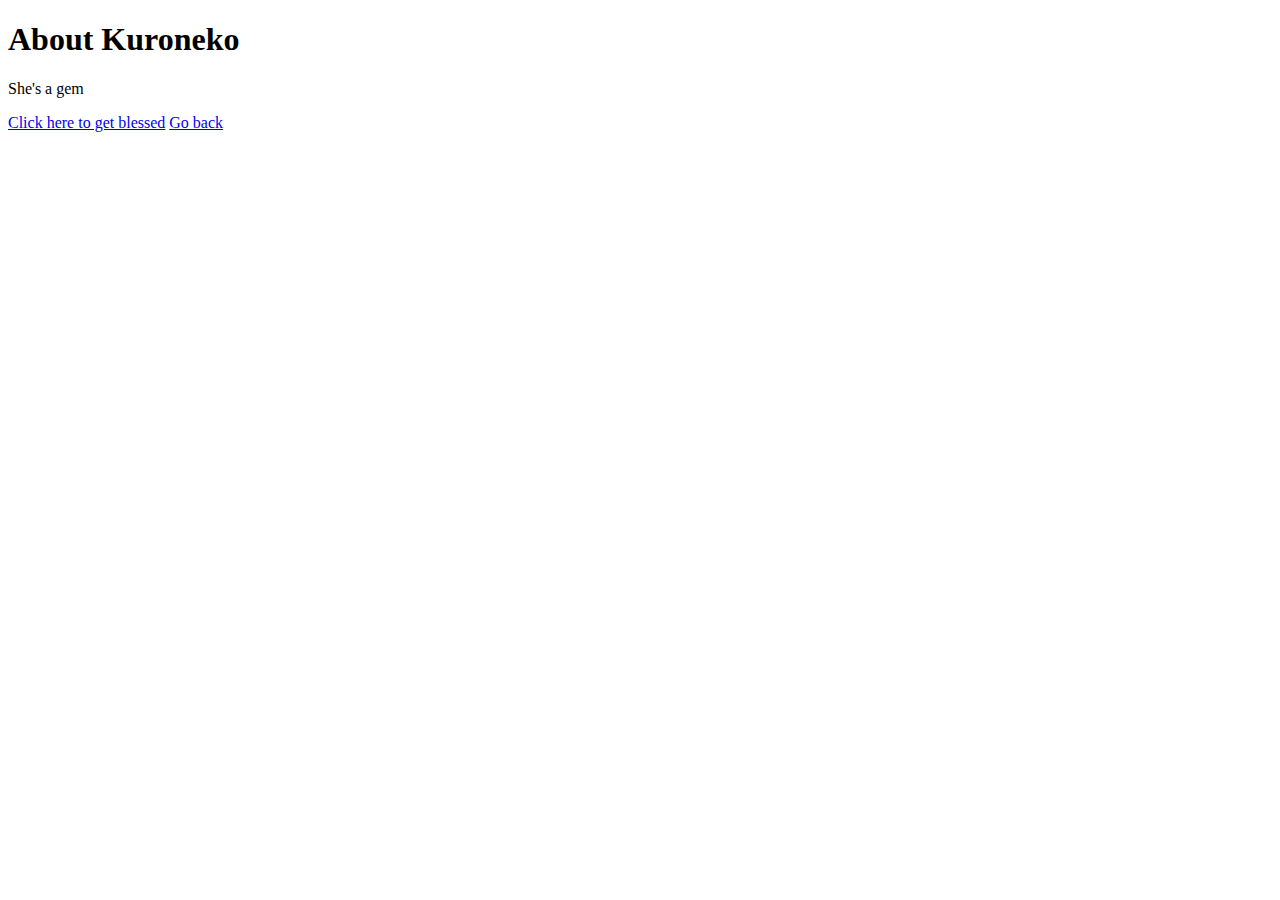
<file: about.html>
<!DOCTYPE html>
<html lang="en">
  <head>
    <meta charset="UTF-8" />
    <meta http-equiv="X-UA-Compatible" content="IE=edge" />
    <meta name="viewport" content="width=device-width, initial-scale=1.0" />
    <link rel="icon" href="favicon.ico" />
    <link rel="stylesheet" href="styles.css" />
    <title>Kuroneko</title>
  </head>
  <body>
    <h1>About Kuroneko</h1>
    <p>She's a gem</p>
    <a href="blessed.html">Click here to get blessed</a>
    <a href="index.html">Go back</a>
  </body>
</html>
</file>
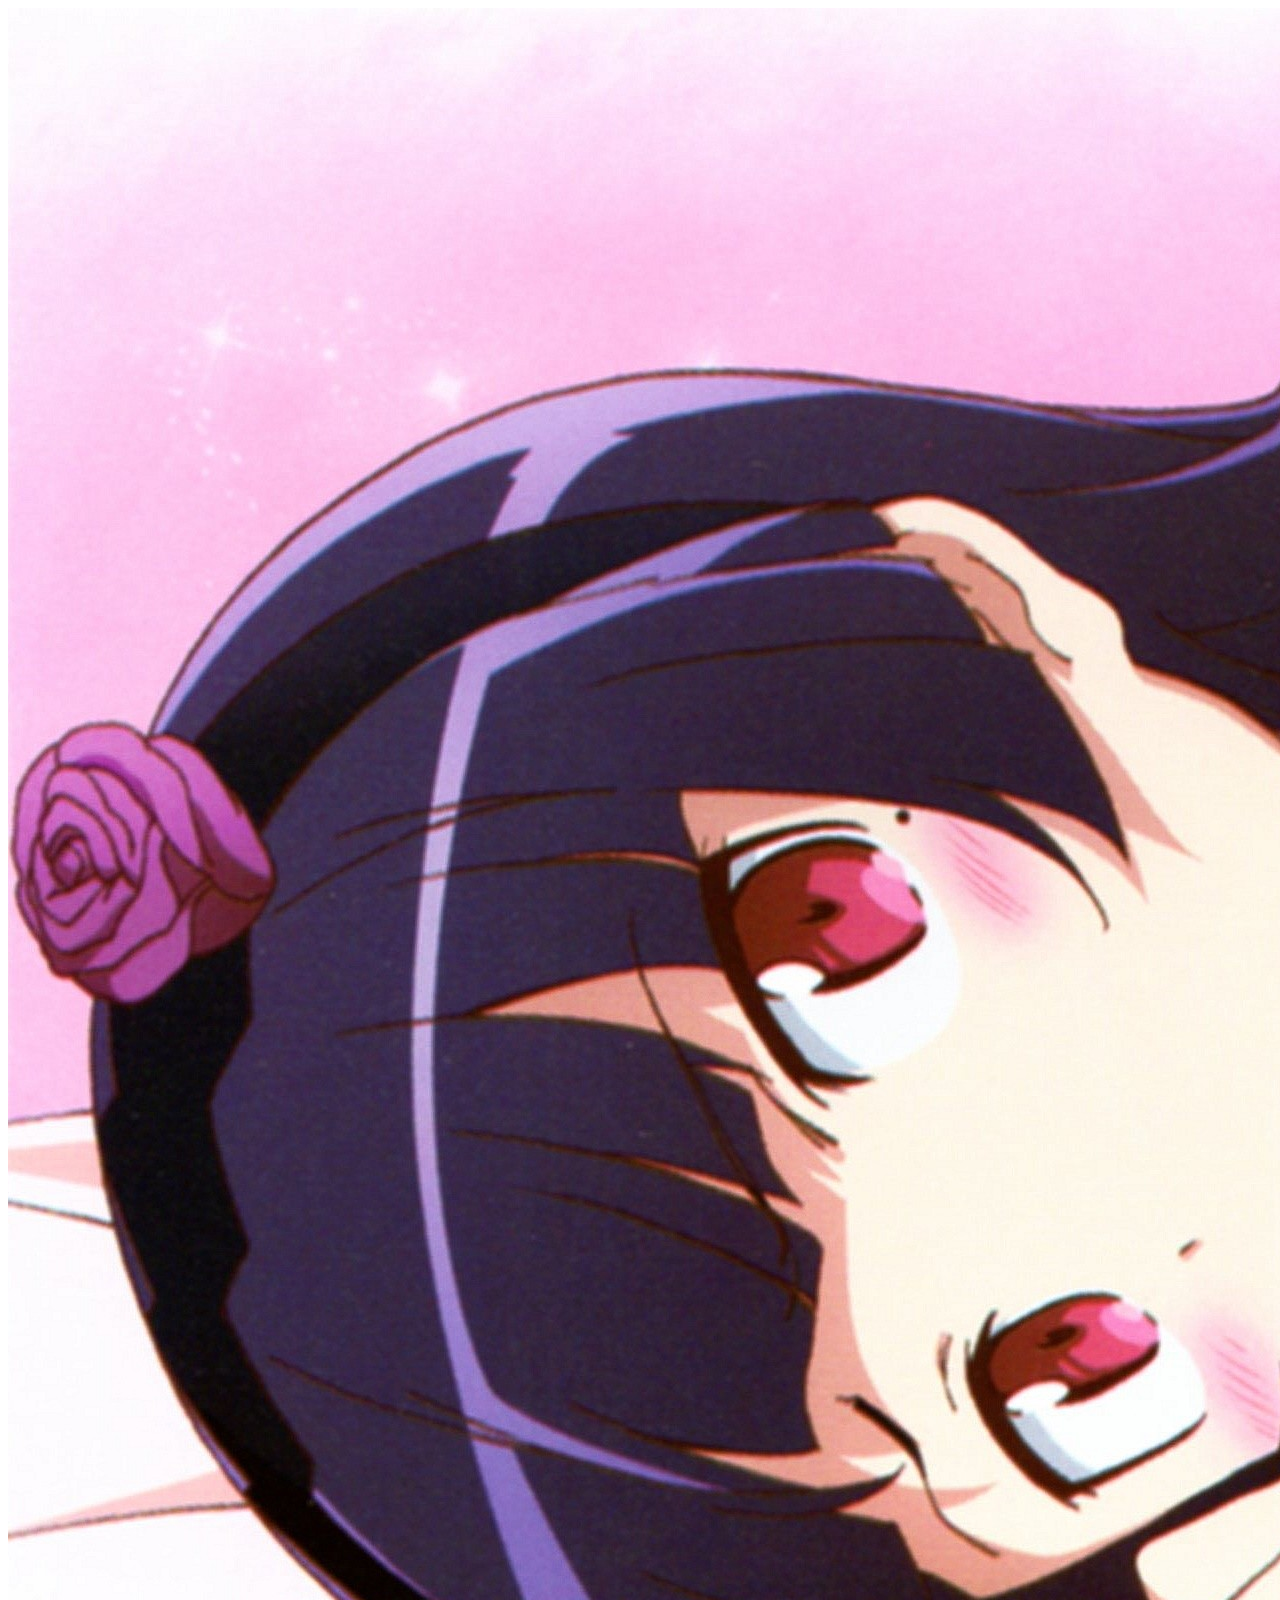
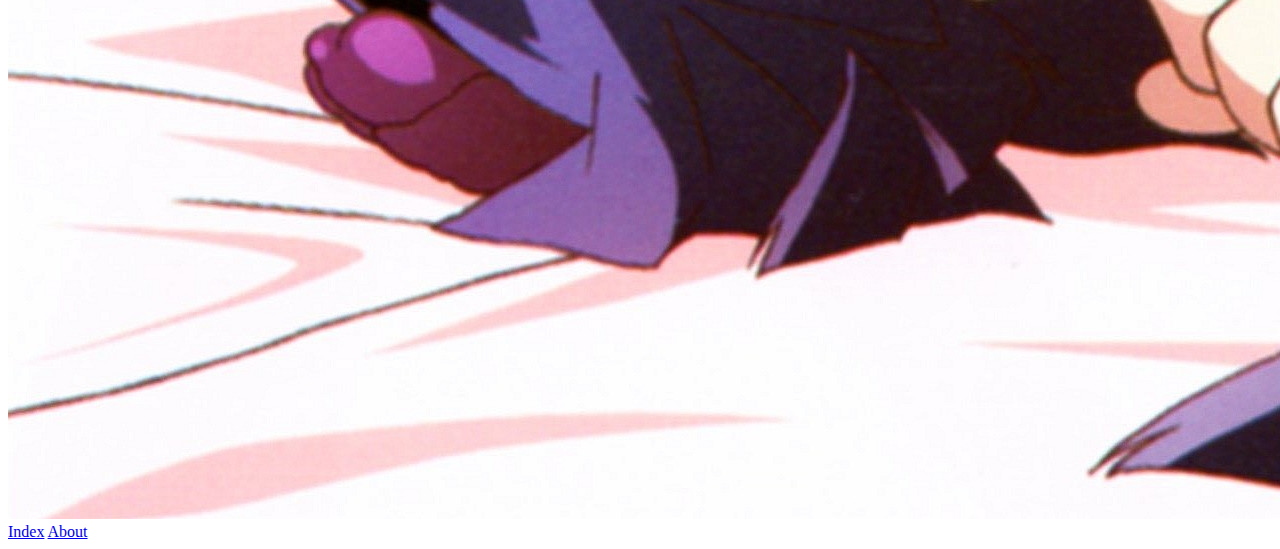
<file: blessed.html>
<!DOCTYPE html>
<html lang="en">
  <head>
    <meta charset="UTF-8" />
    <meta http-equiv="X-UA-Compatible" content="IE=edge" />
    <meta name="viewport" content="width=device-width, initial-scale=1.0" />
    <link rel="icon" href="favicon.ico" />
    <link rel="stylesheet" href="styles.css" />
    <title>Kuroneko</title>
  </head>
  <body>
    <img src="./img/blessed.jpg" alt="You have been blessed" />
    <a href="index.html">Index</a>
    <a href="about.html">About</a>
  </body>
</html>
</file>
<file: styles.css>
.outer-body {
  display: flex;
  background-color: #c7f0c7;
  border: 3px solid #238000;
  gap: 5px;
  padding: 5px;
}

.flex-container {
  display: flex;
  background-color: #add8e6;
  border: 3px solid #2000ff;
  width: 100%;
  padding: 5px;
  column-gap: 5px;
}

.flex-container div {
  display: flex;
  flex: 1;
  background: #fcdab9;
  border: 3px solid #f78072;
  height: 100px;
  margin: 5px;
}

.flex-container div .twoinside {
  background: #fac0cb;
  border: 3px solid red;
  height: auto;
}
</file>
